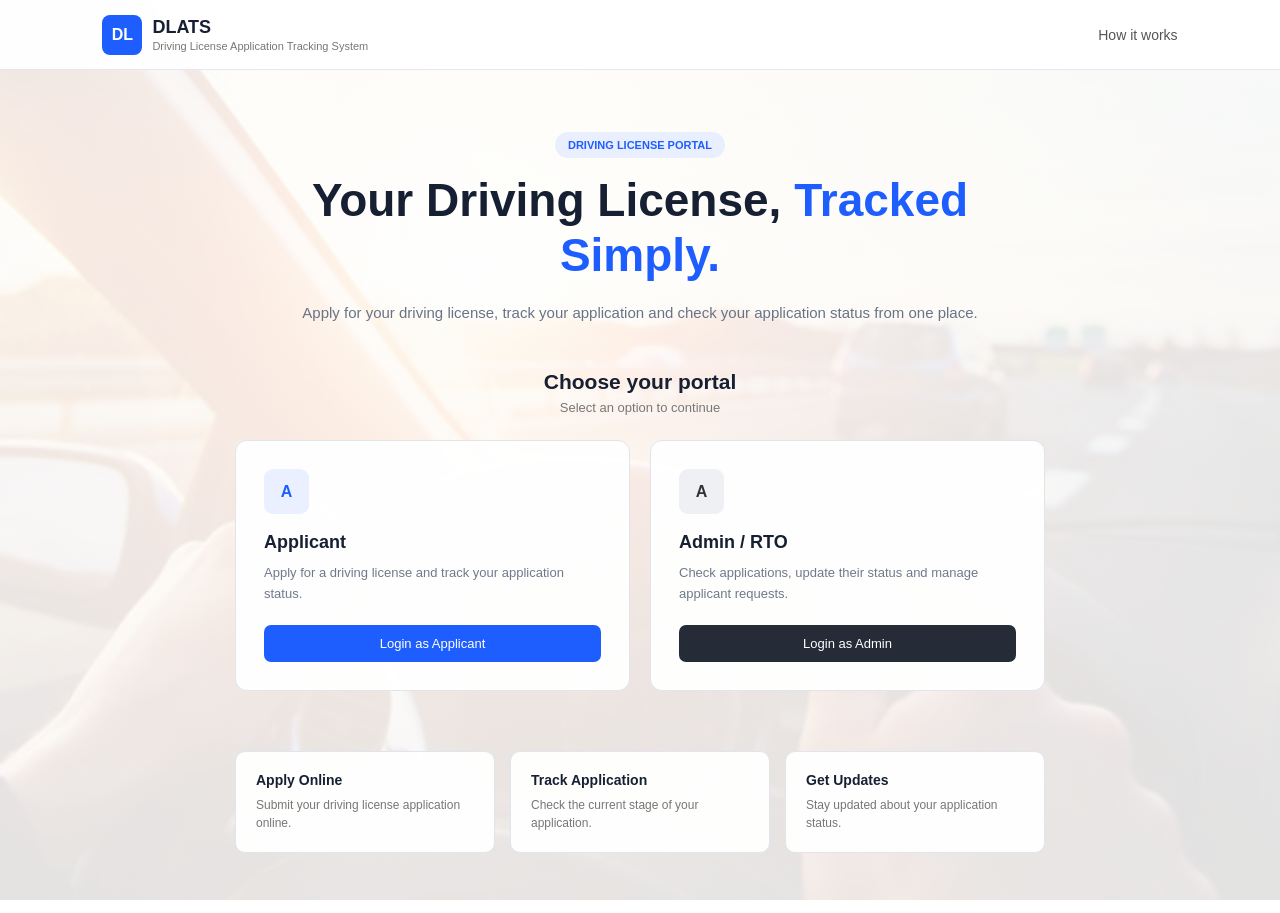
<file: Frontend/index.html>
<!DOCTYPE html>
<html lang="en">
<head>
    <meta charset="UTF-8">
    <meta name="viewport" content="width=device-width, initial-scale=1.0">
    <title>DriveTrack</title>
    <link rel="stylesheet" href="css/style.css">
<link rel="stylesheet" href="css/home.css">

</head>

<body>

    <header>
        <div class="logo">
            <div class="logo-box">DL</div>
            <div>
                <h2>DLATS</h2>
                <p>Driving License Application Tracking System</p>
            </div>
        </div>

        <a href="#about">How it works</a>
    </header>

    <main>

        <section class="hero">

            <span>DRIVING LICENSE PORTAL</span>

            <h1>
                Your Driving License,
                <strong>Tracked Simply.</strong>
            </h1>

            <p>
                Apply for your driving license, track your application
                and check your application status from one place.
            </p>

        </section>

        <section class="login-section">

            <h2>Choose your portal</h2>
            <p>Select an option to continue</p>

            <div class="cards">

                <div class="card">
                    <div class="icon">A</div>

                    <h3>Applicant</h3>

                    <p>
                        Apply for a driving license and track
                        your application status.
                    </p>

                    <a href="applicant/login.html">
                        Login as Applicant
                    </a>
                </div>

                <div class="card admin">
                    <div class="icon">A</div>

                    <h3>Admin / RTO</h3>

                    <p>
                        Check applications, update their status
                        and manage applicant requests.
                    </p>

                    <a href="admin/login.html">
                        Login as Admin
                    </a>
                </div>

            </div>

        </section>

        <section class="features" id="about">

            <div>
                <h3>Apply Online</h3>
                <p>
                    Submit your driving license application online.
                </p>
            </div>

            <div>
                <h3>Track Application</h3>
                <p>
                    Check the current stage of your application.
                </p>
            </div>

            <div>
                <h3>Get Updates</h3>
                <p>
                    Stay updated about your application status.
                </p>
            </div>

        </section>

    </main>

</body>
</html>
</file>
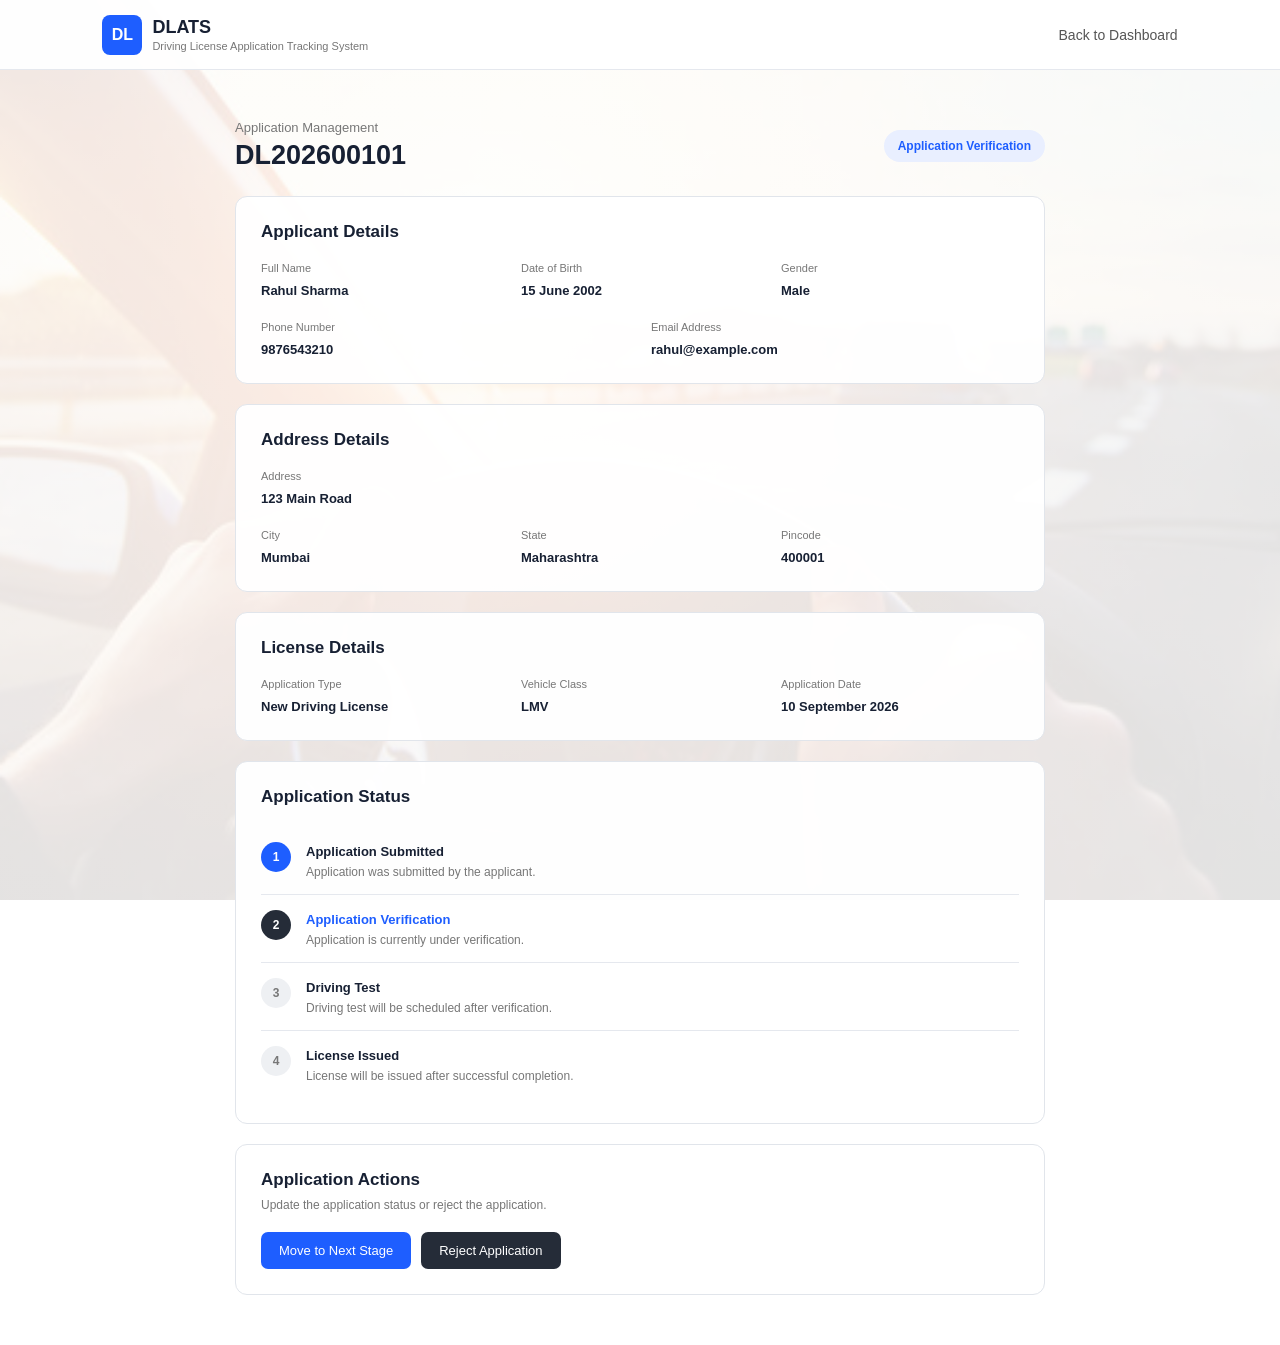
<file: Frontend/admin/application-details.html>
<!DOCTYPE html>

<html lang="en">
<head>
    <meta charset="UTF-8">
    <meta name="viewport" content="width=device-width, initial-scale=1.0">
    <title>Manage Application - DLATS</title>
    <link rel="stylesheet" href="../css/style.css">
    <link rel="stylesheet" href="../css/admin-application-details.css">
</head>

<body>

<header>
    <div class="logo">
        <div class="logo-box">DL</div>
        <div>
            <h2>DLATS</h2>
            <p>Driving License Application Tracking System</p>
        </div>
    </div>

    <a href="dashboard.html">Back to Dashboard</a>
</header>

<main>

    <section class="admin-details-page">

        <div class="admin-details-heading">

            <div>
                <p>Application Management</p>
                <h1>DL202600101</h1>
            </div>

            <span class="application-status">
                Application Verification
            </span>

        </div>

        <section class="details-section">

            <h2>Applicant Details</h2>

            <div class="details-grid">

                <div>
                    <span>Full Name</span>
                    <strong>Rahul Sharma</strong>
                </div>

                <div>
                    <span>Date of Birth</span>
                    <strong>15 June 2002</strong>
                </div>

                <div>
                    <span>Gender</span>
                    <strong>Male</strong>
                </div>

                <div>
                    <span>Phone Number</span>
                    <strong>9876543210</strong>
                </div>

                <div>
                    <span>Email Address</span>
                    <strong>rahul@example.com</strong>
                </div>

            </div>

        </section>

        <section class="details-section">

            <h2>Address Details</h2>

            <div class="details-grid">

                <div class="wide">
                    <span>Address</span>
                    <strong>123 Main Road</strong>
                </div>

                <div>
                    <span>City</span>
                    <strong>Mumbai</strong>
                </div>

                <div>
                    <span>State</span>
                    <strong>Maharashtra</strong>
                </div>

                <div>
                    <span>Pincode</span>
                    <strong>400001</strong>
                </div>

            </div>

        </section>

        <section class="details-section">

            <h2>License Details</h2>

            <div class="details-grid">

                <div>
                    <span>Application Type</span>
                    <strong>New Driving License</strong>
                </div>

                <div>
                    <span>Vehicle Class</span>
                    <strong>LMV</strong>
                </div>

                <div>
                    <span>Application Date</span>
                    <strong>10 September 2026</strong>
                </div>

            </div>

        </section>

        <section class="details-section">

            <h2>Application Status</h2>

            <div class="status-timeline">

                <div class="status-item completed">
                    <span>1</span>

                    <div>
                        <strong>Application Submitted</strong>
                        <p>Application was submitted by the applicant.</p>
                    </div>
                </div>

                <div class="status-item current">
                    <span>2</span>

                    <div>
                        <strong>Application Verification</strong>
                        <p>Application is currently under verification.</p>
                    </div>
                </div>

                <div class="status-item">
                    <span>3</span>

                    <div>
                        <strong>Driving Test</strong>
                        <p>Driving test will be scheduled after verification.</p>
                    </div>
                </div>

                <div class="status-item">
                    <span>4</span>

                    <div>
                        <strong>License Issued</strong>
                        <p>License will be issued after successful completion.</p>
                    </div>
                </div>

            </div>

        </section>

        <section class="action-section">

            <h2>Application Actions</h2>

            <p>
                Update the application status or reject the application.
            </p>

            <div class="action-buttons">

                <button type="button" class="next-button">
                    Move to Next Stage
                </button>

                <button type="button" class="reject-button">
                    Reject Application
                </button>

            </div>

        </section>

    </section>

</main>

<div class="reject-modal">

    <div class="reject-box">

        <h2>Reject Application</h2>

        <p>
            Please enter the reason for rejecting this application.
        </p>

        <label>Rejection Reason</label>

        <textarea placeholder="Enter rejection reason"></textarea>

        <div class="modal-buttons">

            <button type="button" class="cancel-button">
                Cancel
            </button>

            <button type="button" class="confirm-reject">
                Confirm Rejection
            </button>

        </div>

    </div>

</div>


</body>
</html>
</file>
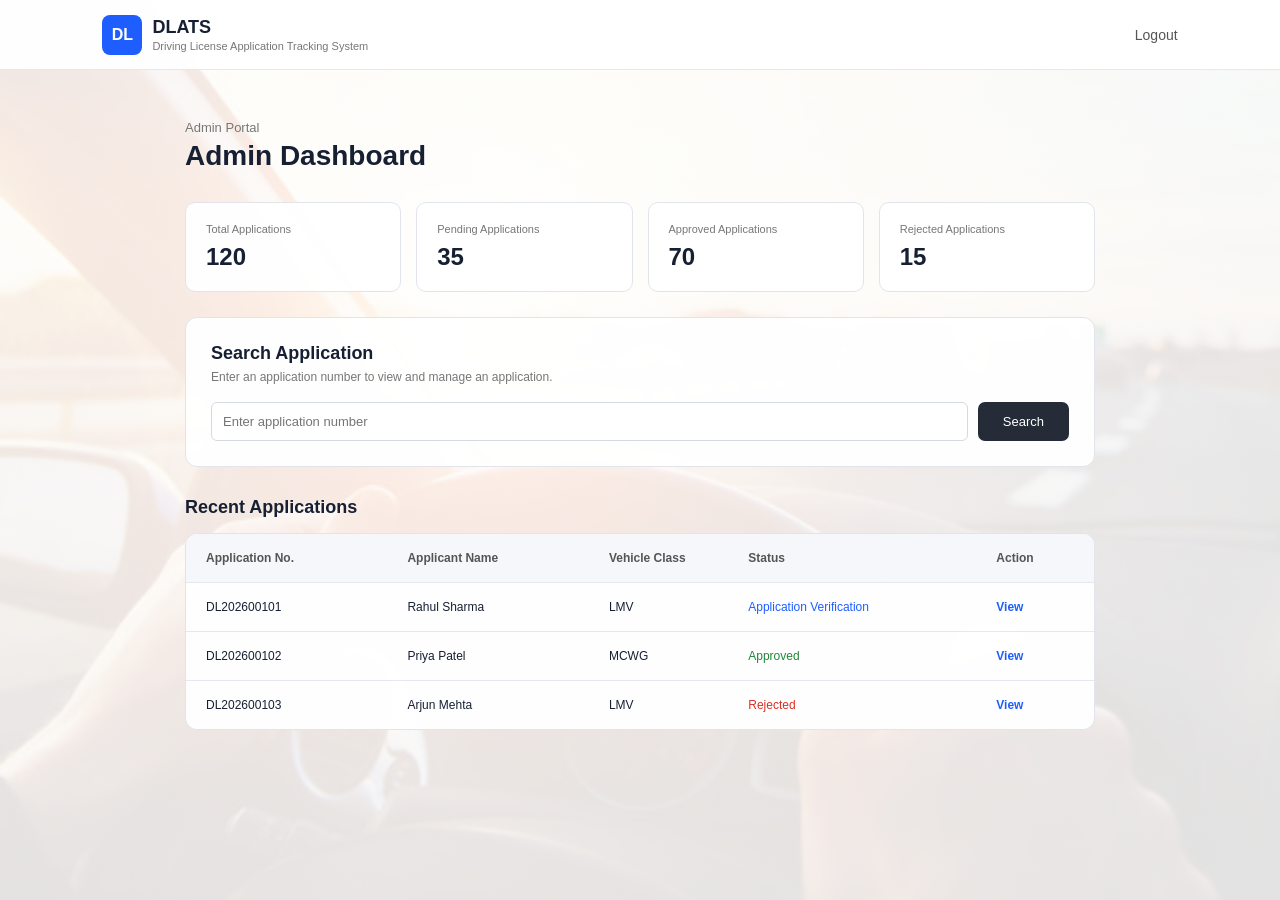
<file: Frontend/admin/dashboard.html>
<!DOCTYPE html>

<html lang="en">
<head>
    <meta charset="UTF-8">
    <meta name="viewport" content="width=device-width, initial-scale=1.0">
    <title>Admin Dashboard - DLATS</title>
    <link rel="stylesheet" href="../css/style.css">
    <link rel="stylesheet" href="../css/admin-dashboard.css">
</head>

<body>

<header>
    <div class="logo">
        <div class="logo-box">DL</div>
        <div>
            <h2>DLATS</h2>
            <p>Driving License Application Tracking System</p>
        </div>
    </div>

    <a href="login.html">Logout</a>
</header>

<main>

    <section class="admin-dashboard">

        <div class="admin-heading">
            <div>
                <p>Admin Portal</p>
                <h1>Admin Dashboard</h1>
            </div>
        </div>

        <div class="summary-cards">

            <div class="summary-card">
                <span>Total Applications</span>
                <strong>120</strong>
            </div>

            <div class="summary-card">
                <span>Pending Applications</span>
                <strong>35</strong>
            </div>

            <div class="summary-card">
                <span>Approved Applications</span>
                <strong>70</strong>
            </div>

            <div class="summary-card">
                <span>Rejected Applications</span>
                <strong>15</strong>
            </div>

        </div>

        <section class="search-section">

            <h2>Search Application</h2>

            <p>
                Enter an application number to view and manage an application.
            </p>

            <div class="admin-search">

                <input
                    type="text"
                    placeholder="Enter application number"
                >

                <button type="button">Search</button>

            </div>

        </section>

        <section class="recent-section">

            <h2>Recent Applications</h2>

            <div class="application-table">

                <div class="table-row table-heading">

                    <span>Application No.</span>
                    <span>Applicant Name</span>
                    <span>Vehicle Class</span>
                    <span>Status</span>
                    <span>Action</span>

                </div>

                <div class="table-row">

                    <span>DL202600101</span>
                    <span>Rahul Sharma</span>
                    <span>LMV</span>
                    <span class="pending">Application Verification</span>
                    <a href="application-details.html">View</a>

                </div>

                <div class="table-row">

                    <span>DL202600102</span>
                    <span>Priya Patel</span>
                    <span>MCWG</span>
                    <span class="approved">Approved</span>
                    <a href="application-details.html">View</a>

                </div>

                <div class="table-row">

                    <span>DL202600103</span>
                    <span>Arjun Mehta</span>
                    <span>LMV</span>
                    <span class="rejected">Rejected</span>
                    <a href="application-details.html">View</a>

                </div>

            </div>

        </section>

    </section>

</main>


</body>
</html>
</file>
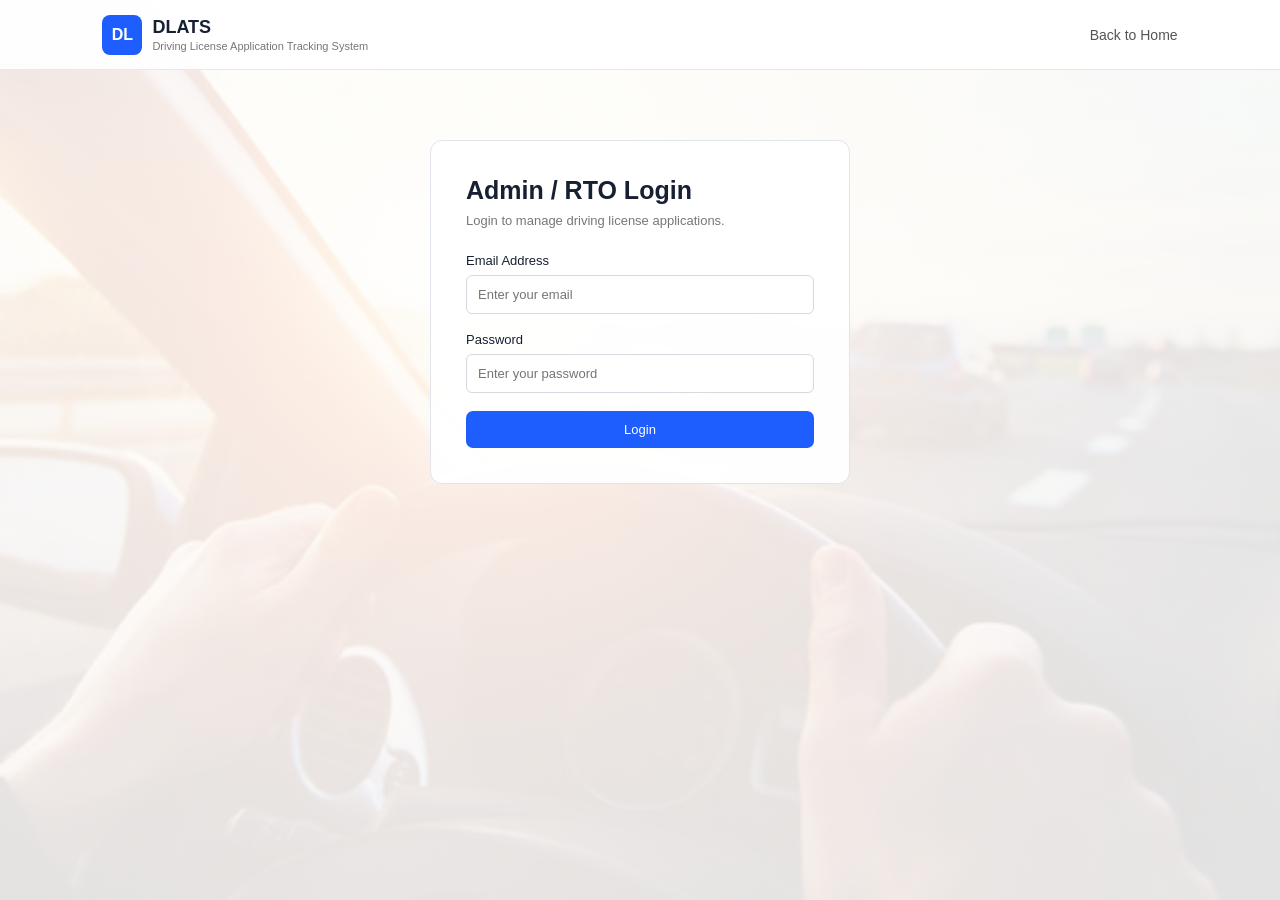
<file: Frontend/admin/login.html>
<!DOCTYPE html>

<html lang="en">
<head>
    <meta charset="UTF-8">
    <meta name="viewport" content="width=device-width, initial-scale=1.0">
    <title>Admin Login - DLATS</title>
    <link rel="stylesheet" href="../css/style.css">
<link rel="stylesheet" href="../css/login.css">

</head>

<body>

<header>
    <div class="logo">
        <div class="logo-box">DL</div>
        <div>
            <h2>DLATS</h2>
            <p>Driving License Application Tracking System</p>
        </div>
    </div>

    <a href="../index.html">Back to Home</a>
</header>

<main>

    <section class="login-page">

        <div class="login-box">

            <h1>Admin / RTO Login</h1>

            <p>Login to manage driving license applications.</p>

            <form>

                <label>Email Address</label>
                <input type="email" placeholder="Enter your email">

                <label>Password</label>
                <input type="password" placeholder="Enter your password">

                <button type="submit">Login</button>

            </form>

        </div>

    </section>

</main>


</body>
</html>
</file>
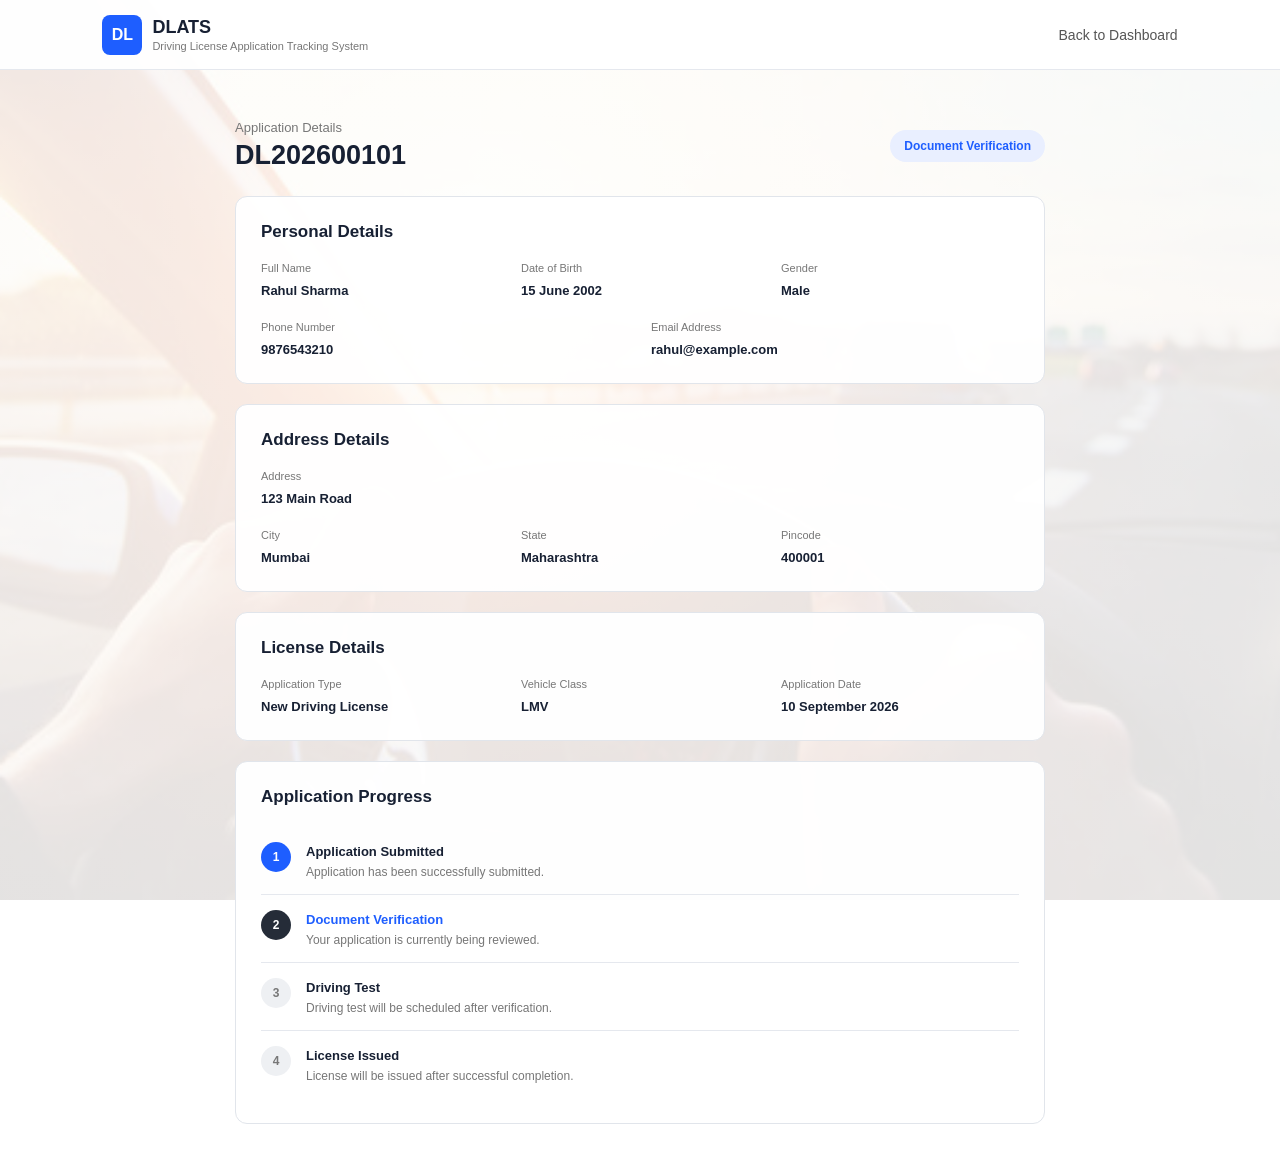
<file: Frontend/applicant/application-details.html>
<!DOCTYPE html>

<html lang="en">
<head>
    <meta charset="UTF-8">
    <meta name="viewport" content="width=device-width, initial-scale=1.0">
    <title>Application Details - DLATS</title>
    <link rel="stylesheet" href="../css/style.css">
    <link rel="stylesheet" href="../css/application-details.css">
</head>

<body>

<header>
    <div class="logo">
        <div class="logo-box">DL</div>
        <div>
            <h2>DLATS</h2>
            <p>Driving License Application Tracking System</p>
        </div>
    </div>

    <a href="dashboard.html">Back to Dashboard</a>
</header>

<main>

    <section class="details-page">

        <div class="details-heading">
            <div>
                <p>Application Details</p>
                <h1>DL202600101</h1>
            </div>

            <span class="application-status">Document Verification</span>
        </div>

        <section class="details-section">

            <h2>Personal Details</h2>

            <div class="details-grid">

                <div>
                    <span>Full Name</span>
                    <strong>Rahul Sharma</strong>
                </div>

                <div>
                    <span>Date of Birth</span>
                    <strong>15 June 2002</strong>
                </div>

                <div>
                    <span>Gender</span>
                    <strong>Male</strong>
                </div>

                <div>
                    <span>Phone Number</span>
                    <strong>9876543210</strong>
                </div>

                <div>
                    <span>Email Address</span>
                    <strong>rahul@example.com</strong>
                </div>

            </div>

        </section>

        <section class="details-section">

            <h2>Address Details</h2>

            <div class="details-grid">

                <div class="wide">
                    <span>Address</span>
                    <strong>123 Main Road</strong>
                </div>

                <div>
                    <span>City</span>
                    <strong>Mumbai</strong>
                </div>

                <div>
                    <span>State</span>
                    <strong>Maharashtra</strong>
                </div>

                <div>
                    <span>Pincode</span>
                    <strong>400001</strong>
                </div>

            </div>

        </section>

        <section class="details-section">

            <h2>License Details</h2>

            <div class="details-grid">

                <div>
                    <span>Application Type</span>
                    <strong>New Driving License</strong>
                </div>

                <div>
                    <span>Vehicle Class</span>
                    <strong>LMV</strong>
                </div>

                <div>
                    <span>Application Date</span>
                    <strong>10 September 2026</strong>
                </div>

            </div>

        </section>

        <section class="details-section">

            <h2>Application Progress</h2>

            <div class="progress-list">

                <div class="progress-item completed">
                    <span>1</span>
                    <div>
                        <strong>Application Submitted</strong>
                        <p>Application has been successfully submitted.</p>
                    </div>
                </div>

                <div class="progress-item current">
                    <span>2</span>
                    <div>
                        <strong>Document Verification</strong>
                        <p>Your application is currently being reviewed.</p>
                    </div>
                </div>

                <div class="progress-item">
                    <span>3</span>
                    <div>
                        <strong>Driving Test</strong>
                        <p>Driving test will be scheduled after verification.</p>
                    </div>
                </div>

                <div class="progress-item">
                    <span>4</span>
                    <div>
                        <strong>License Issued</strong>
                        <p>License will be issued after successful completion.</p>
                    </div>
                </div>

            </div>

        </section>

    </section>

</main>


</body>
</html>
</file>
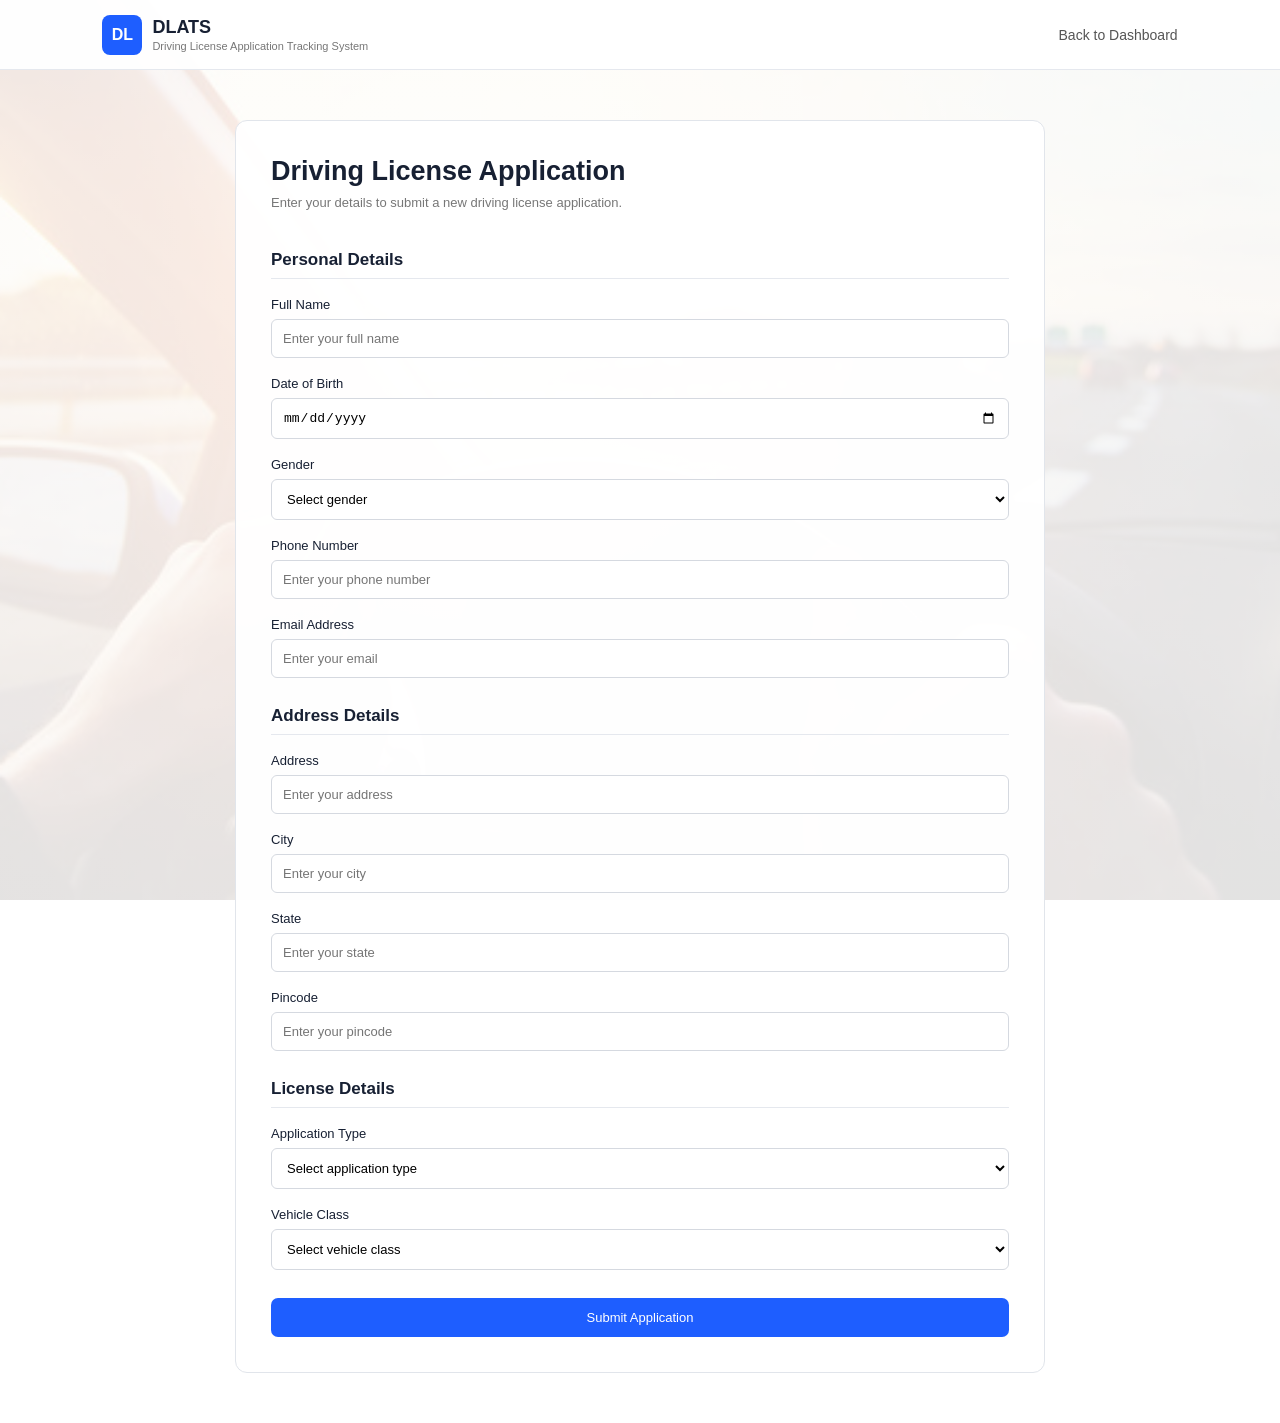
<file: Frontend/applicant/application-form.html>
<!DOCTYPE html>

<html lang="en">
<head>
    <meta charset="UTF-8">
    <meta name="viewport" content="width=device-width, initial-scale=1.0">
    <title>License Application - DLATS</title>
    <link rel="stylesheet" href="../css/style.css">
<link rel="stylesheet" href="../css/application-form.css">

</head>

<body>


<header>
    <div class="logo">
        <div class="logo-box">DL</div>
        <div>
            <h2>DLATS</h2>
            <p>Driving License Application Tracking System</p>
        </div>
    </div>

    <a href="dashboard.html">Back to Dashboard</a>
</header>

<main>

    <section class="application-form-page">

        <div class="application-form-box">

            <h1>Driving License Application</h1>

            <p>Enter your details to submit a new driving license application.</p>

            <form>

                <h2>Personal Details</h2>

                <label>Full Name</label>
                <input type="text" placeholder="Enter your full name">

                <label>Date of Birth</label>
                <input type="date">

                <label>Gender</label>
                <select>
                    <option value="">Select gender</option>
                    <option>Male</option>
                    <option>Female</option>
                    <option>Other</option>
                </select>

                <label>Phone Number</label>
                <input type="tel" placeholder="Enter your phone number">

                <label>Email Address</label>
                <input type="email" placeholder="Enter your email">

                <h2>Address Details</h2>

                <label>Address</label>
                <input type="text" placeholder="Enter your address">

                <label>City</label>
                <input type="text" placeholder="Enter your city">

                <label>State</label>
                <input type="text" placeholder="Enter your state">

                <label>Pincode</label>
                <input type="text" placeholder="Enter your pincode">

                <h2>License Details</h2>

                <label>Application Type</label>
                <select>
                    <option value="">Select application type</option>
                    <option>New Driving License</option>
                    <option>Renewal</option>
                </select>

                <label>Vehicle Class</label>
                <select>
                    <option value="">Select vehicle class</option>
                    <option>MCWG</option>
                    <option>MCWOG</option>
                    <option>LMV</option>
                    <option>HMV</option>
                </select>

                <button type="submit">Submit Application</button>

            </form>

        </div>

    </section>

</main>


</body>
</html>
</file>
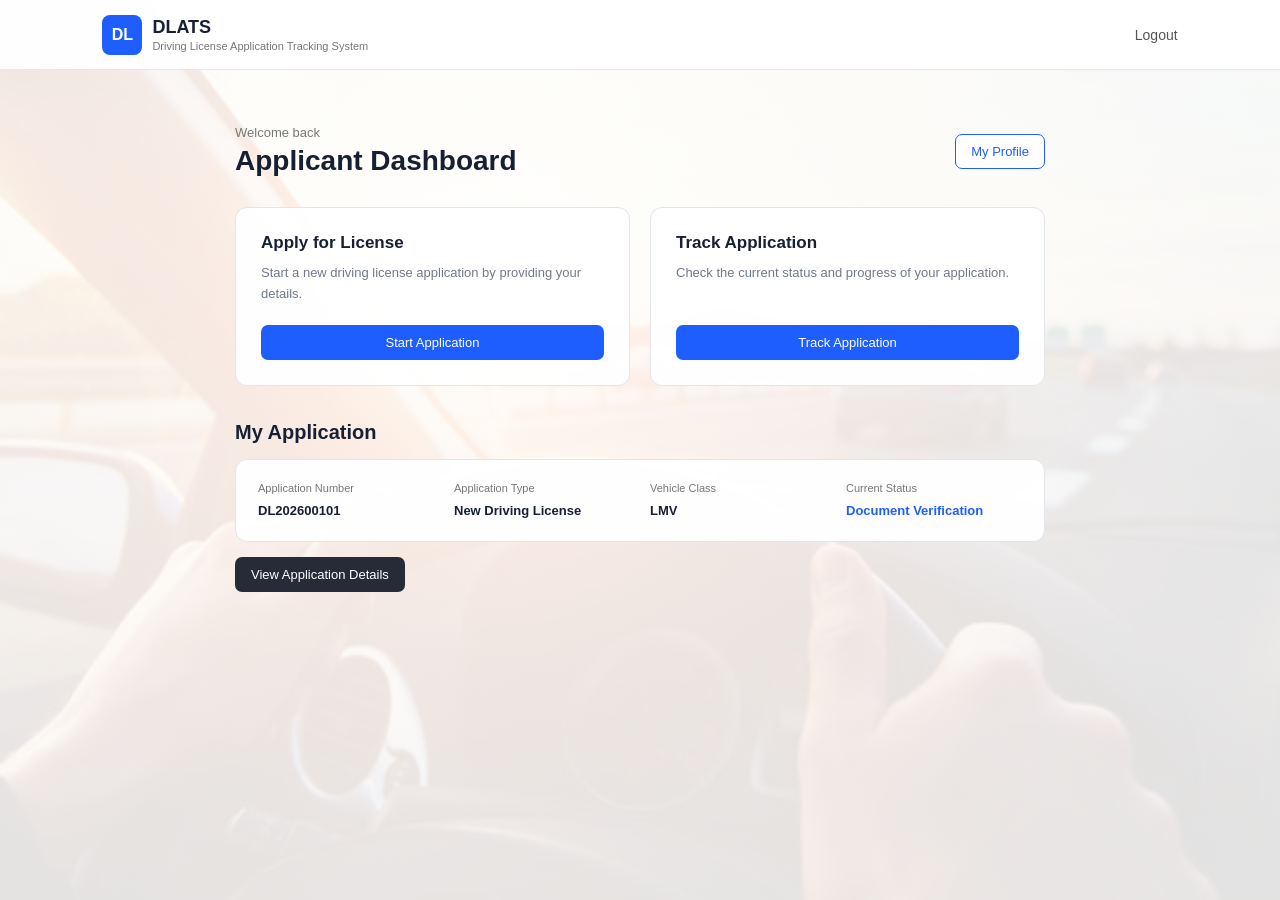
<file: Frontend/applicant/dashboard.html>
<!DOCTYPE html>

<html lang="en">
<head>
    <meta charset="UTF-8">
    <meta name="viewport" content="width=device-width, initial-scale=1.0">
    <title>Applicant Dashboard - DLATS</title>
    <link rel="stylesheet" href="../css/style.css">
<link rel="stylesheet" href="../css/dashboard.css">

</head>

<body>
<header>
    <div class="logo">
        <div class="logo-box">DL</div>
        <div>
            <h2>DLATS</h2>
            <p>Driving License Application Tracking System</p>
        </div>
    </div>

    <a href="login.html">Logout</a>
</header>

<main>

    <section class="dashboard">

        <div class="dashboard-heading">
            <div>
                <p class="welcome-text">Welcome back</p>
                <h1>Applicant Dashboard</h1>
            </div>

            <a class="profile-link" href="profile.html">
                My Profile
            </a>
        </div>

        <div class="dashboard-cards">

            <div class="dashboard-card">
                <h3>Apply for License</h3>

                <p>
                    Start a new driving license application
                    by providing your details.
                </p>

                <a href="application-form.html">
                    Start Application
                </a>
            </div>

            <div class="dashboard-card">
                <h3>Track Application</h3>

                <p>
                    Check the current status and progress
                    of your application.
                </p>

                <a href="track-application.html">
                    Track Application
                </a>
            </div>

        </div>

        <section class="application-summary">

            <h2>My Application</h2>

            <div class="application-box">

                <div>
                    <span>Application Number</span>
                    <strong>DL202600101</strong>
                </div>

                <div>
                    <span>Application Type</span>
                    <strong>New Driving License</strong>
                </div>

                <div>
                    <span>Vehicle Class</span>
                    <strong>LMV</strong>
                </div>

                <div>
                    <span>Current Status</span>
                    <strong class="status">Document Verification</strong>
                </div>

            </div>

            <a class="details-link" href="application-details.html">
                View Application Details
            </a>

        </section>

    </section>

</main>


</body>
</html>
</file>
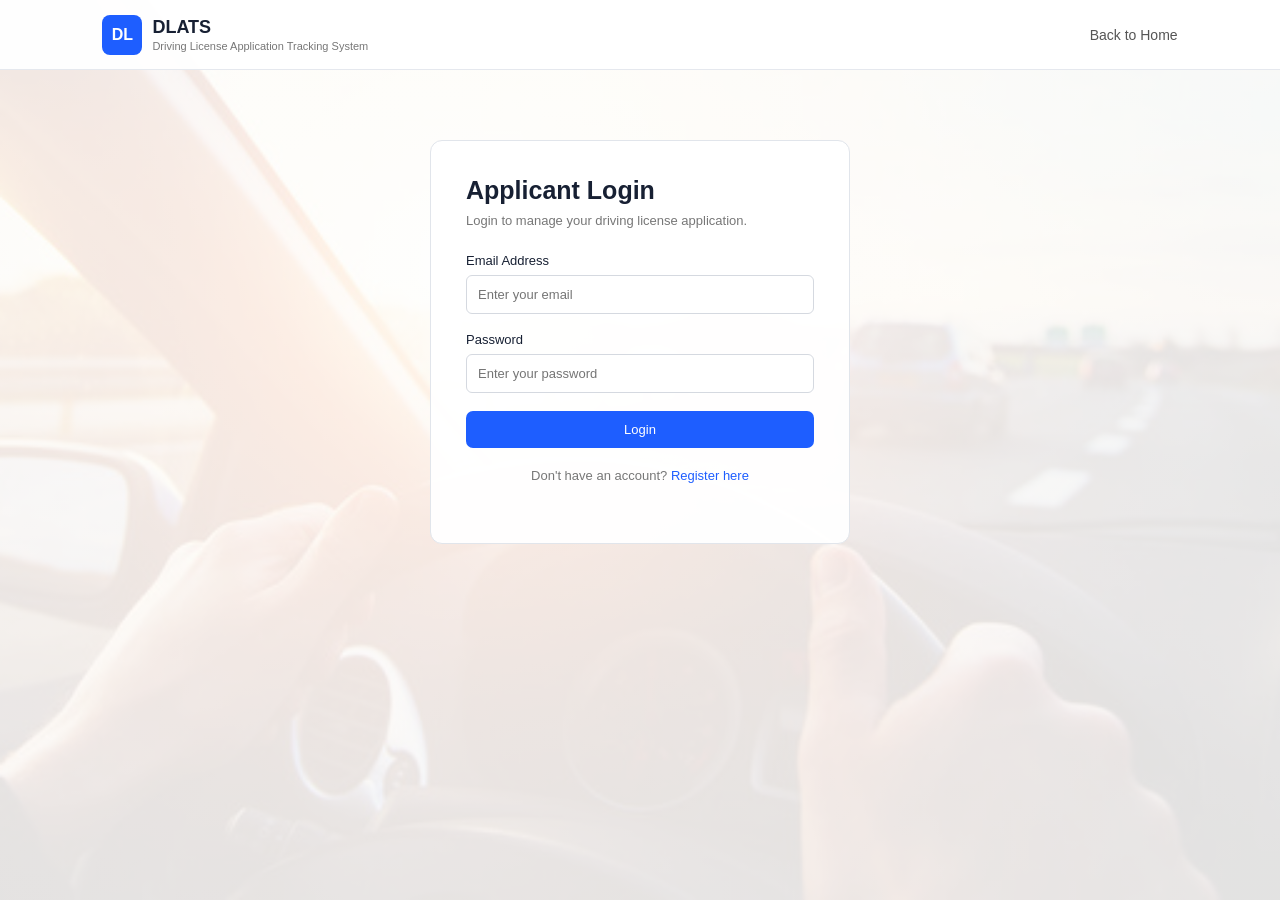
<file: Frontend/applicant/login.html>
<!DOCTYPE html>
<html lang="en">
<head>
    <meta charset="UTF-8">
    <meta name="viewport" content="width=device-width, initial-scale=1.0">
    <title>Applicant Login - DriveTrack</title>
    <link rel="stylesheet" href="../css/style.css">
<link rel="stylesheet" href="../css/login.css">

</head>

<body>

    <header>
        <div class="logo">
            <div class="logo-box">DL</div>
            <div>
                <h2>DLATS</h2>
                <p>Driving License Application Tracking System</p>
            </div>
        </div>

        <a href="../index.html">Back to Home</a>
    </header>

    <main>

        <section class="login-page">

            <div class="login-box">

                <h1>Applicant Login</h1>

                <p>Login to manage your driving license application.</p>

                <form>

                    <label>Email Address</label>
                    <input type="email" placeholder="Enter your email">

                    <label>Password</label>
                    <input type="password" placeholder="Enter your password">

                    <button type="submit">Login</button>

                </form>

                <p class="register-text">
                    Don't have an account?
                    <a href="register.html">Register here</a>
                </p>

            </div>

        </section>

    </main>

</body>
</html>
</file>
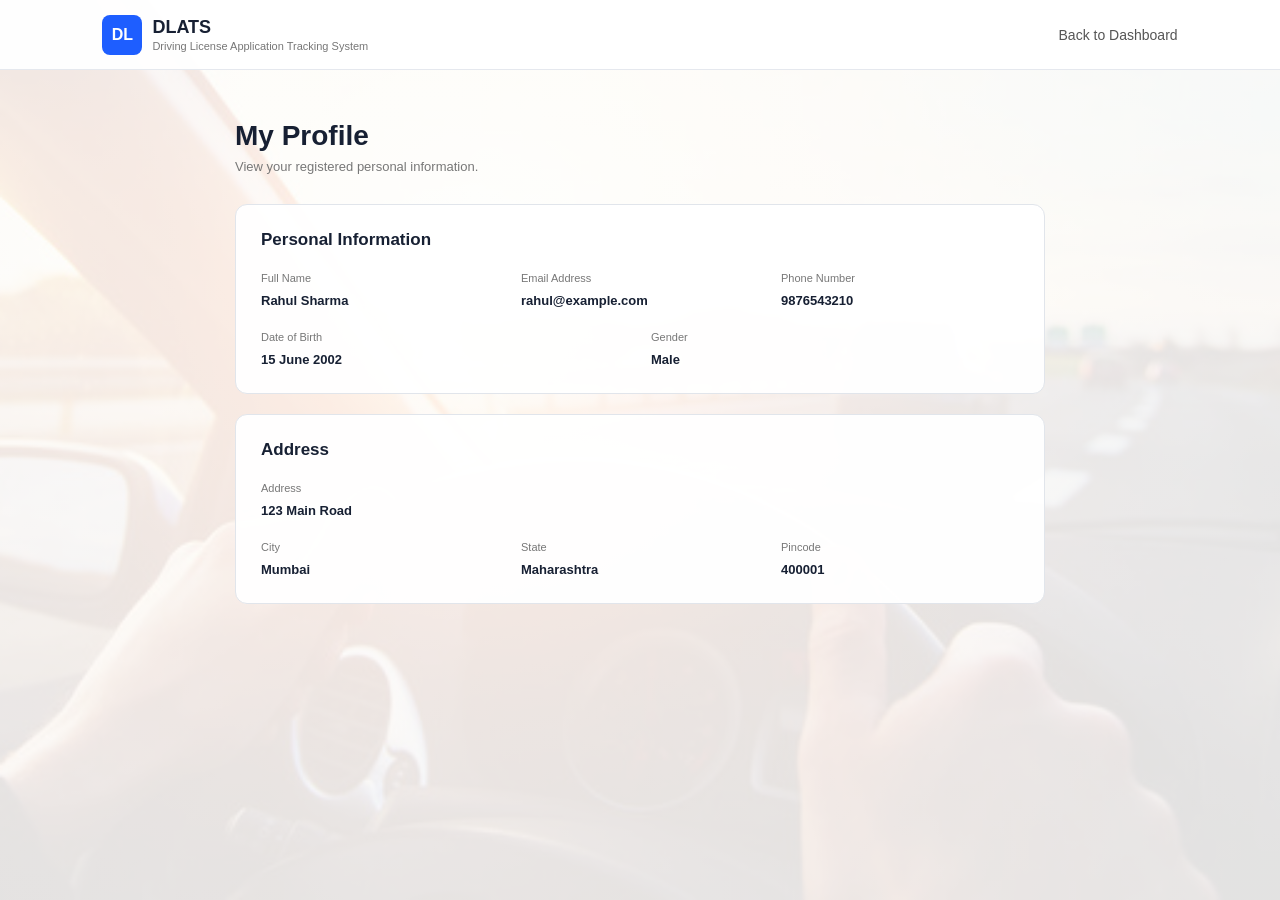
<file: Frontend/applicant/profile.html>
<!DOCTYPE html>

<html lang="en">
<head>
    <meta charset="UTF-8">
    <meta name="viewport" content="width=device-width, initial-scale=1.0">
    <title>My Profile - DLATS</title>
    <link rel="stylesheet" href="../css/style.css">
    <link rel="stylesheet" href="../css/profile.css">
</head>

<body>

<header>
    <div class="logo">
        <div class="logo-box">DL</div>
        <div>
            <h2>DLATS</h2>
            <p>Driving License Application Tracking System</p>
        </div>
    </div>

    <a href="dashboard.html">Back to Dashboard</a>
</header>

<main>

    <section class="profile-page">

        <div class="profile-heading">
            <h1>My Profile</h1>
            <p>View your registered personal information.</p>
        </div>

        <section class="profile-section">

            <h2>Personal Information</h2>

            <div class="profile-grid">

                <div>
                    <span>Full Name</span>
                    <strong>Rahul Sharma</strong>
                </div>

                <div>
                    <span>Email Address</span>
                    <strong>rahul@example.com</strong>
                </div>

                <div>
                    <span>Phone Number</span>
                    <strong>9876543210</strong>
                </div>

                <div>
                    <span>Date of Birth</span>
                    <strong>15 June 2002</strong>
                </div>

                <div>
                    <span>Gender</span>
                    <strong>Male</strong>
                </div>

            </div>

        </section>

        <section class="profile-section">

            <h2>Address</h2>

            <div class="profile-grid">

                <div class="profile-wide">
                    <span>Address</span>
                    <strong>123 Main Road</strong>
                </div>

                <div>
                    <span>City</span>
                    <strong>Mumbai</strong>
                </div>

                <div>
                    <span>State</span>
                    <strong>Maharashtra</strong>
                </div>

                <div>
                    <span>Pincode</span>
                    <strong>400001</strong>
                </div>

            </div>

        </section>

    </section>

</main>

</body>
</html>
</file>
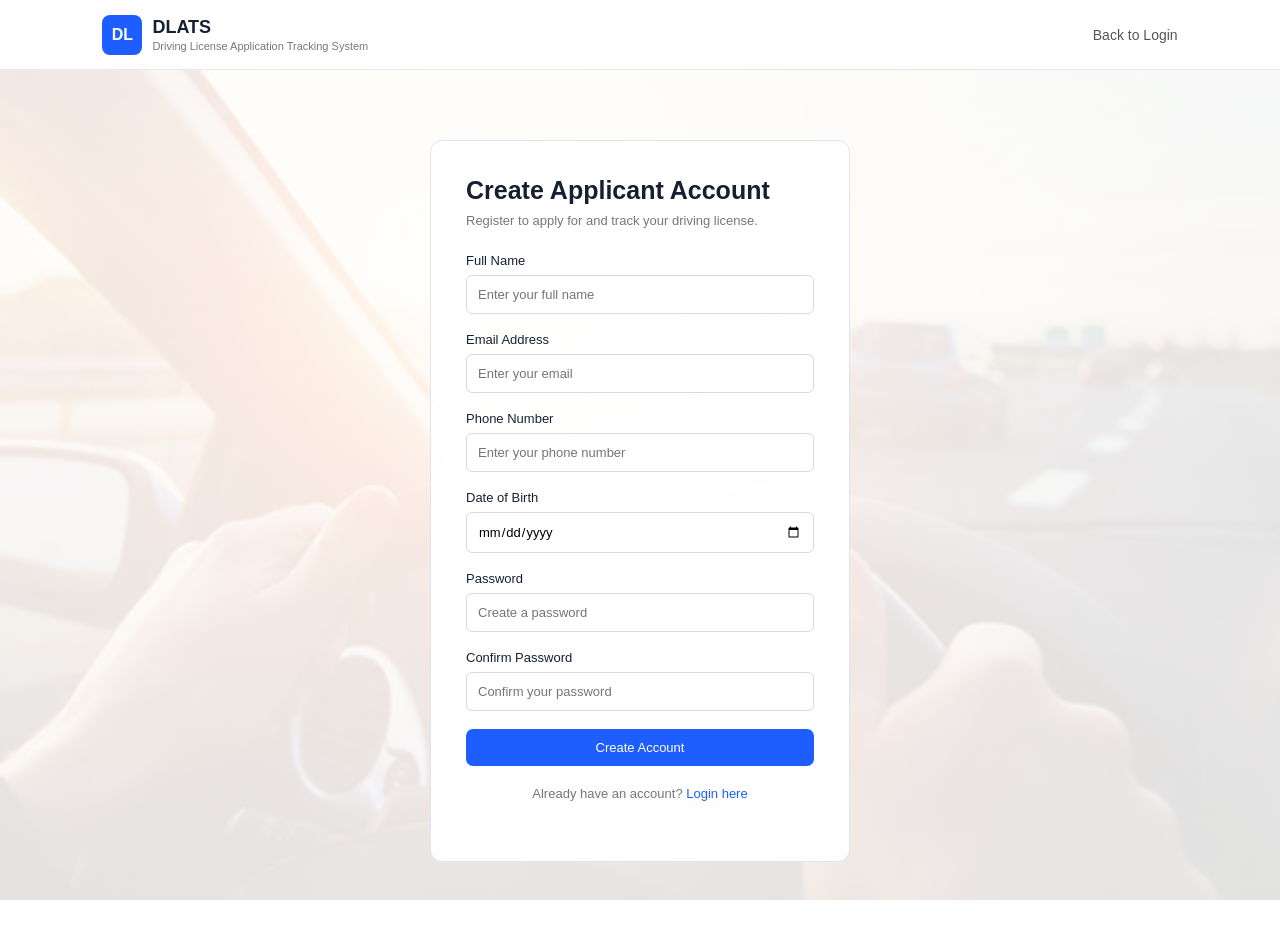
<file: Frontend/applicant/register.html>
<!DOCTYPE html>

<html lang="en">
<head>
    <meta charset="UTF-8">
    <meta name="viewport" content="width=device-width, initial-scale=1.0">
    <title>Applicant Registration - DLATS</title>
    <link rel="stylesheet" href="../css/style.css">
<link rel="stylesheet" href="../css/login.css">

</head>

<body>


<header>
    <div class="logo">
        <div class="logo-box">DL</div>
        <div>
            <h2>DLATS</h2>
            <p>Driving License Application Tracking System</p>
        </div>
    </div>

    <a href="login.html">Back to Login</a>
</header>

<main>

    <section class="login-page">

        <div class="login-box">

            <h1>Create Applicant Account</h1>

            <p>Register to apply for and track your driving license.</p>

            <form>

                <label>Full Name</label>
                <input type="text" placeholder="Enter your full name">

                <label>Email Address</label>
                <input type="email" placeholder="Enter your email">

                <label>Phone Number</label>
                <input type="tel" placeholder="Enter your phone number">

                <label>Date of Birth</label>
                <input type="date">

                <label>Password</label>
                <input type="password" placeholder="Create a password">

                <label>Confirm Password</label>
                <input type="password" placeholder="Confirm your password">

                <button type="submit">Create Account</button>

            </form>

            <p class="register-text">
                Already have an account?
                <a href="login.html">Login here</a>
            </p>

        </div>

    </section>

</main>


</body>
</html>
</file>
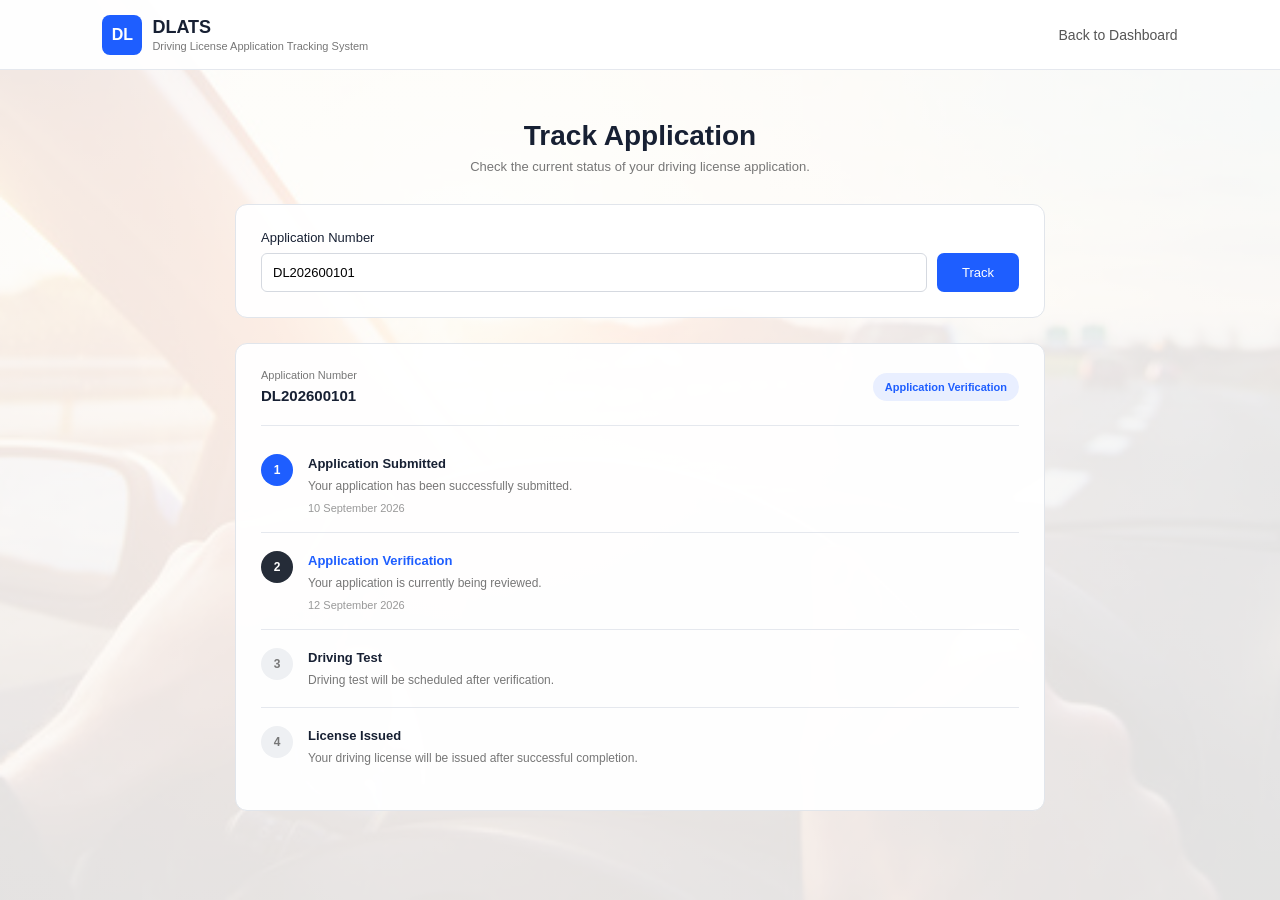
<file: Frontend/applicant/track-application.html>
<!DOCTYPE html>

<html lang="en">
<head>
    <meta charset="UTF-8">
    <meta name="viewport" content="width=device-width, initial-scale=1.0">
    <title>Track Application - DLATS</title>
    <link rel="stylesheet" href="../css/style.css">
    <link rel="stylesheet" href="../css/track-application.css">
</head>

<body>

<header>
    <div class="logo">
        <div class="logo-box">DL</div>
        <div>
            <h2>DLATS</h2>
            <p>Driving License Application Tracking System</p>
        </div>
    </div>

    <a href="dashboard.html">Back to Dashboard</a>
</header>

<main>

    <section class="track-page">

        <div class="track-heading">
            <h1>Track Application</h1>
            <p>Check the current status of your driving license application.</p>
        </div>

        <div class="track-box">

            <label>Application Number</label>

            <div class="track-input">
                <input type="text" value="DL202600101">
                <button type="button">Track</button>
            </div>

        </div>

        <div class="status-box">

            <div class="status-heading">
                <div>
                    <span>Application Number</span>
                    <strong>DL202600101</strong>
                </div>

                <span class="current-status">
                    Application Verification
                </span>
            </div>

            <div class="status-timeline">

                <div class="timeline-item completed">
                    <div class="timeline-circle">1</div>

                    <div>
                        <strong>Application Submitted</strong>
                        <p>Your application has been successfully submitted.</p>
                        <span>10 September 2026</span>
                    </div>
                </div>

                <div class="timeline-item current">
                    <div class="timeline-circle">2</div>

                    <div>
                        <strong>Application Verification</strong>
                        <p>Your application is currently being reviewed.</p>
                        <span>12 September 2026</span>
                    </div>
                </div>

                <div class="timeline-item">
                    <div class="timeline-circle">3</div>

                    <div>
                        <strong>Driving Test</strong>
                        <p>Driving test will be scheduled after verification.</p>
                    </div>
                </div>

                <div class="timeline-item">
                    <div class="timeline-circle">4</div>

                    <div>
                        <strong>License Issued</strong>
                        <p>Your driving license will be issued after successful completion.</p>
                    </div>
                </div>

            </div>

        </div>

    </section>

</main>


</body>
</html>
</file>
<file: Frontend/css/style.css>
* {
  margin: 0;
  padding: 0;
  box-sizing: border-box;
  }

body {
font-family: Arial, sans-serif;
background-image: linear-gradient(rgba(255, 255, 255, 0.88), rgba(255, 255, 255, 0.88)), url("../assets/images/driving-background.jpg");
background-size: cover;
background-position: center;
background-attachment: fixed;
color: #172033;
}

header {
height: 70px;
background: rgba(255, 255, 255, 0.95);
border-bottom: 1px solid #e5e8ee;
display: flex;
align-items: center;
justify-content: space-between;
padding: 0 8%;
}

.logo {
display: flex;
align-items: center;
gap: 10px;
}

.logo-box {
width: 40px;
height: 40px;
background: #1e5eff;
color: white;
display: flex;
align-items: center;
justify-content: center;
border-radius: 8px;
font-weight: bold;
}

.logo h2 {
font-size: 18px;
}

.logo p {
font-size: 11px;
color: #777;
margin-top: 2px;
}

header a {
color: #555;
text-decoration: none;
font-size: 14px;
}

header a:hover {
color: #1e5eff;
}
</file>
<file: Frontend/css/home.css>
.hero {
max-width: 850px;
margin: 65px auto 45px;
padding: 0 20px;
text-align: center;
}

.hero span {
background: #e9efff;
color: #1e5eff;
padding: 7px 13px;
border-radius: 20px;
font-size: 11px;
font-weight: bold;
}

.hero h1 {
font-size: 46px;
margin-top: 20px;
line-height: 1.2;
}

.hero strong {
color: #1e5eff;
}

.hero p {
color: #687386;
line-height: 1.6;
margin-top: 18px;
font-size: 15px;
}

.login-section {
max-width: 850px;
margin: auto;
padding: 0 20px;
text-align: center;
}

.login-section h2 {
font-size: 21px;
}

.login-section > p {
color: #777;
font-size: 13px;
margin-top: 6px;
}

.cards {
display: flex;
gap: 20px;
margin-top: 25px;
}

.card {
background: rgba(255, 255, 255, 0.95);
border: 1px solid #e1e5eb;
border-radius: 12px;
padding: 28px;
flex: 1;
text-align: left;
}

.card:hover {
box-shadow: 0 8px 25px rgba(0, 0, 0, 0.08);
}

.icon {
width: 45px;
height: 45px;
background: #eaf0ff;
color: #1e5eff;
display: flex;
align-items: center;
justify-content: center;
border-radius: 9px;
font-weight: bold;
margin-bottom: 18px;
}

.card h3 {
font-size: 18px;
}

.card p {
color: #707a8b;
font-size: 13px;
line-height: 1.6;
margin: 10px 0 20px;
}

.card a {
display: block;
background: #1e5eff;
color: white;
text-align: center;
padding: 11px;
border-radius: 7px;
text-decoration: none;
font-size: 13px;
}

.admin .icon {
background: #eef0f3;
color: #333;
}

.admin a {
background: #252c38;
}

.features {
max-width: 850px;
margin: 60px auto;
padding: 0 20px;
display: flex;
gap: 15px;
}

.features div {
background: rgba(255, 255, 255, 0.95);
border: 1px solid #e1e5eb;
border-radius: 10px;
padding: 20px;
flex: 1;
}

.features h3 {
font-size: 14px;
margin-bottom: 8px;
}

.features p {
color: #777;
font-size: 12px;
line-height: 1.5;
}
</file>
<file: Frontend/css/admin-application-details.css>
.admin-details-page {
max-width: 850px;
margin: 50px auto;
padding: 0 20px;
}

.admin-details-heading {
display: flex;
justify-content: space-between;
align-items: center;
margin-bottom: 25px;
}

.admin-details-heading p {
color: #777;
font-size: 13px;
margin-bottom: 5px;
}

.admin-details-heading h1 {
font-size: 27px;
}

.application-status {
background: #e9efff;
color: #1e5eff;
padding: 9px 14px;
border-radius: 20px;
font-size: 12px;
font-weight: bold;
}

.details-section {
background: rgba(255, 255, 255, 0.96);
border: 1px solid #e1e5eb;
border-radius: 12px;
padding: 25px;
margin-bottom: 20px;
}

.details-section h2,
.action-section h2 {
font-size: 17px;
margin-bottom: 20px;
}

.details-grid {
display: flex;
flex-wrap: wrap;
gap: 22px;
}

.details-grid div {
flex: 1;
min-width: 180px;
}

.details-grid .wide {
flex-basis: 100%;
}

.details-grid span {
display: block;
color: #777;
font-size: 11px;
margin-bottom: 7px;
}

.details-grid strong {
font-size: 13px;
}

.status-timeline {
display: flex;
flex-direction: column;
}

.status-item {
display: flex;
gap: 15px;
padding: 15px 0;
border-bottom: 1px solid #e5e8ee;
}

.status-item:last-child {
border-bottom: none;
}

.status-item > span {
width: 30px;
height: 30px;
background: #eef0f3;
color: #777;
display: flex;
align-items: center;
justify-content: center;
border-radius: 50%;
font-size: 12px;
font-weight: bold;
flex-shrink: 0;
}

.status-item strong {
font-size: 13px;
}

.status-item p {
color: #777;
font-size: 12px;
margin-top: 5px;
}

.status-item.completed > span {
background: #1e5eff;
color: white;
}

.status-item.current > span {
background: #252c38;
color: white;
}

.status-item.current strong {
color: #1e5eff;
}

.action-section {
background: rgba(255, 255, 255, 0.96);
border: 1px solid #e1e5eb;
border-radius: 12px;
padding: 25px;
margin-bottom: 40px;
}

.action-section p {
color: #777;
font-size: 12px;
margin-top: -12px;
}

.action-buttons {
display: flex;
gap: 10px;
margin-top: 20px;
}

.action-buttons button {
border: none;
padding: 11px 18px;
border-radius: 7px;
font-size: 13px;
cursor: pointer;
}

.next-button {
background: #1e5eff;
color: white;
}

.next-button:hover {
background: #164dcc;
}

.reject-button {
background: #252c38;
color: white;
}

.reject-button:hover {
background: #172033;
}

.reject-modal {
display: none;
position: fixed;
top: 0;
left: 0;
width: 100%;
height: 100%;
background: rgba(0, 0, 0, 0.45);
align-items: center;
justify-content: center;
}

.reject-box {
width: 420px;
background: white;
border-radius: 12px;
padding: 30px;
}

.reject-box h2 {
font-size: 20px;
margin-bottom: 8px;
}

.reject-box p {
color: #777;
font-size: 12px;
margin-bottom: 22px;
}

.reject-box label {
display: block;
font-size: 13px;
margin-bottom: 7px;
}

.reject-box textarea {
width: 100%;
height: 100px;
padding: 11px;
border: 1px solid #d5d9e0;
border-radius: 6px;
resize: none;
font-family: Arial, sans-serif;
font-size: 13px;
}

.reject-box textarea:focus {
outline: none;
border-color: #1e5eff;
}

.modal-buttons {
display: flex;
justify-content: flex-end;
gap: 10px;
margin-top: 20px;
}

.modal-buttons button {
border: none;
padding: 10px 15px;
border-radius: 7px;
font-size: 12px;
cursor: pointer;
}

.cancel-button {
background: #eef0f3;
color: #333;
}

.confirm-reject {
background: #d93025;
color: white;
}

.confirm-reject:hover {
background: #b42318;
}
</file>
<file: Frontend/css/admin-dashboard.css>
.admin-dashboard {
max-width: 950px;
margin: 50px auto;
padding: 0 20px;
}

.admin-heading {
margin-bottom: 30px;
}

.admin-heading p {
color: #777;
font-size: 13px;
margin-bottom: 5px;
}

.admin-heading h1 {
font-size: 28px;
}

.summary-cards {
display: flex;
gap: 15px;
}

.summary-card {
flex: 1;
background: rgba(255, 255, 255, 0.96);
border: 1px solid #e1e5eb;
border-radius: 10px;
padding: 20px;
}

.summary-card span {
display: block;
color: #777;
font-size: 11px;
margin-bottom: 8px;
}

.summary-card strong {
font-size: 24px;
}

.search-section {
background: rgba(255, 255, 255, 0.96);
border: 1px solid #e1e5eb;
border-radius: 12px;
padding: 25px;
margin-top: 25px;
}

.search-section h2,
.recent-section h2 {
font-size: 18px;
}

.search-section p {
color: #777;
font-size: 12px;
margin-top: 6px;
}

.admin-search {
display: flex;
gap: 10px;
margin-top: 18px;
}

.admin-search input {
flex: 1;
padding: 11px;
border: 1px solid #d5d9e0;
border-radius: 6px;
font-size: 13px;
}

.admin-search input:focus {
outline: none;
border-color: #1e5eff;
}

.admin-search button {
background: #252c38;
color: white;
border: none;
padding: 11px 25px;
border-radius: 7px;
font-size: 13px;
cursor: pointer;
}

.admin-search button:hover {
background: #172033;
}

.recent-section {
margin-top: 30px;
}

.application-table {
background: rgba(255, 255, 255, 0.96);
border: 1px solid #e1e5eb;
border-radius: 12px;
margin-top: 15px;
overflow: hidden;
}

.table-row {
display: grid;
grid-template-columns: 1.2fr 1.2fr 0.8fr 1.5fr 0.5fr;
gap: 15px;
align-items: center;
padding: 17px 20px;
border-bottom: 1px solid #e5e8ee;
font-size: 12px;
}

.table-row:last-child {
border-bottom: none;
}

.table-heading {
background: #f5f7fa;
color: #555;
font-weight: bold;
}

.table-row a {
color: #1e5eff;
text-decoration: none;
font-weight: bold;
}

.pending {
color: #1e5eff;
}

.approved {
color: #218838;
}

.rejected {
color: #d93025;
}
</file>
<file: Frontend/css/login.css>
.login-page {
display: flex;
justify-content: center;
margin: 70px auto;
}

.login-box {
width: 420px;
background: rgba(255, 255, 255, 0.96);
border: 1px solid #e1e5eb;
border-radius: 12px;
padding: 35px;
}

.login-box h1 {
font-size: 25px;
margin-bottom: 8px;
}

.login-box > p {
color: #777;
font-size: 13px;
margin-bottom: 25px;
}

.login-box form {
display: flex;
flex-direction: column;
}

.login-box label {
font-size: 13px;
margin-bottom: 7px;
}

.login-box input {
padding: 11px;
border: 1px solid #d5d9e0;
border-radius: 6px;
margin-bottom: 18px;
font-size: 13px;
}

.login-box input:focus {
outline: none;
border-color: #1e5eff;
}

.login-box button {
background: #1e5eff;
color: white;
border: none;
padding: 11px;
border-radius: 7px;
font-size: 13px;
cursor: pointer;
}

.login-box button:hover {
background: #164dcc;
}

.register-text {
text-align: center;
margin-top: 20px;
margin-bottom: 0;
}

.register-text a {
color: #1e5eff;
text-decoration: none;
}

.login-box form input[type="date"] {
font-family: Arial, sans-serif;
}

.login-box form input[type="tel"] {
font-family: Arial, sans-serif;
}
</file>
<file: Frontend/css/application-details.css>
.details-page {
max-width: 850px;
margin: 50px auto;
padding: 0 20px;
}

.details-heading {
display: flex;
justify-content: space-between;
align-items: center;
margin-bottom: 25px;
}

.details-heading p {
color: #777;
font-size: 13px;
margin-bottom: 5px;
}

.details-heading h1 {
font-size: 27px;
}

.application-status {
background: #e9efff;
color: #1e5eff;
padding: 9px 14px;
border-radius: 20px;
font-size: 12px;
font-weight: bold;
}

.details-section {
background: rgba(255, 255, 255, 0.96);
border: 1px solid #e1e5eb;
border-radius: 12px;
padding: 25px;
margin-bottom: 20px;
}

.details-section h2 {
font-size: 17px;
margin-bottom: 20px;
}

.details-grid {
display: flex;
flex-wrap: wrap;
gap: 22px;
}

.details-grid div {
flex: 1;
min-width: 180px;
}

.details-grid .wide {
flex-basis: 100%;
}

.details-grid span {
display: block;
color: #777;
font-size: 11px;
margin-bottom: 7px;
}

.details-grid strong {
font-size: 13px;
}

.progress-list {
display: flex;
flex-direction: column;
}

.progress-item {
display: flex;
gap: 15px;
padding: 15px 0;
border-bottom: 1px solid #e5e8ee;
}

.progress-item:last-child {
border-bottom: none;
}

.progress-item > span {
width: 30px;
height: 30px;
background: #eef0f3;
color: #777;
display: flex;
align-items: center;
justify-content: center;
border-radius: 50%;
font-size: 12px;
font-weight: bold;
flex-shrink: 0;
}

.progress-item strong {
font-size: 13px;
}

.progress-item p {
color: #777;
font-size: 12px;
margin-top: 5px;
}

.progress-item.completed > span {
background: #1e5eff;
color: white;
}

.progress-item.current > span {
background: #252c38;
color: white;
}

.progress-item.current strong {
color: #1e5eff;
}
</file>
<file: Frontend/css/application-form.css>
.application-form-page {
max-width: 850px;
margin: 50px auto;
padding: 0 20px;
}

.application-form-box {
background: rgba(255, 255, 255, 0.96);
border: 1px solid #e1e5eb;
border-radius: 12px;
padding: 35px;
}

.application-form-box h1 {
font-size: 27px;
margin-bottom: 8px;
}

.application-form-box > p {
color: #777;
font-size: 13px;
margin-bottom: 30px;
}

.application-form-box form {
display: flex;
flex-direction: column;
}

.application-form-box h2 {
font-size: 17px;
margin: 10px 0 18px;
padding-bottom: 8px;
border-bottom: 1px solid #e5e8ee;
}

.application-form-box label {
font-size: 13px;
margin-bottom: 7px;
}

.application-form-box input,
.application-form-box select {
padding: 11px;
border: 1px solid #d5d9e0;
border-radius: 6px;
margin-bottom: 18px;
font-size: 13px;
background: white;
}

.application-form-box input:focus,
.application-form-box select:focus {
outline: none;
border-color: #1e5eff;
}

.application-form-box button {
background: #1e5eff;
color: white;
border: none;
padding: 12px;
border-radius: 7px;
font-size: 13px;
cursor: pointer;
margin-top: 10px;
}

.application-form-box button:hover {
background: #164dcc;
}
</file>
<file: Frontend/css/dashboard.css>
.dashboard {
max-width: 850px;
margin: 55px auto;
padding: 0 20px;
}

.dashboard-heading {
display: flex;
justify-content: space-between;
align-items: center;
}

.welcome-text {
color: #777;
font-size: 13px;
margin-bottom: 5px;
}

.dashboard-heading h1 {
font-size: 28px;
}

.profile-link {
color: #1e5eff;
border: 1px solid #1e5eff;
background: white;
padding: 9px 15px;
border-radius: 7px;
text-decoration: none;
font-size: 13px;
}

.dashboard-cards {
display: flex;
gap: 20px;
margin-top: 30px;
}

.dashboard-card {
flex: 1;
background: rgba(255, 255, 255, 0.96);
border: 1px solid #e1e5eb;
border-radius: 12px;
padding: 25px;
display: flex;
flex-direction: column;
}

.dashboard-card h3 {
font-size: 17px;
}

.dashboard-card p {
color: #707a8b;
font-size: 13px;
line-height: 1.6;
margin: 10px 0 20px;
min-height: 42px;
}

.dashboard-card a {
display: inline-block;
background: #1e5eff;
color: white;
padding: 10px 15px;
border-radius: 7px;
text-decoration: none;
font-size: 13px;
text-align: center;
margin-top: auto;
}

.application-summary {
margin-top: 35px;
}

.application-summary h2 {
font-size: 20px;
margin-bottom: 15px;
}

.application-box {
display: flex;
background: rgba(255, 255, 255, 0.96);
border: 1px solid #e1e5eb;
border-radius: 12px;
padding: 22px;
gap: 20px;
}

.application-box div {
flex: 1;
}

.application-box span {
display: block;
color: #777;
font-size: 11px;
margin-bottom: 7px;
}

.application-box strong {
font-size: 13px;
}

.application-box .status {
color: #1e5eff;
}

.details-link {
display: inline-block;
margin-top: 15px;
background: #252c38;
color: white;
padding: 10px 16px;
border-radius: 7px;
text-decoration: none;
font-size: 13px;
}

.details-link:hover {
background: #172033;
}
</file>
<file: Frontend/css/profile.css>
.profile-page {
max-width: 850px;
margin: 50px auto;
padding: 0 20px;
}

.profile-heading {
margin-bottom: 30px;
}

.profile-heading h1 {
font-size: 28px;
}

.profile-heading p {
color: #777;
font-size: 13px;
margin-top: 7px;
}

.profile-section {
background: rgba(255, 255, 255, 0.96);
border: 1px solid #e1e5eb;
border-radius: 12px;
padding: 25px;
margin-bottom: 20px;
}

.profile-section h2 {
font-size: 17px;
margin-bottom: 22px;
}

.profile-grid {
display: flex;
flex-wrap: wrap;
gap: 22px;
}

.profile-grid div {
flex: 1;
min-width: 180px;
}

.profile-grid .profile-wide {
flex-basis: 100%;
}

.profile-grid span {
display: block;
color: #777;
font-size: 11px;
margin-bottom: 7px;
}

.profile-grid strong {
font-size: 13px;
}
</file>
<file: Frontend/css/track-application.css>
.track-page {
max-width: 850px;
margin: 50px auto;
padding: 0 20px;
}

.track-heading {
text-align: center;
margin-bottom: 30px;
}

.track-heading h1 {
font-size: 28px;
}

.track-heading p {
color: #777;
font-size: 13px;
margin-top: 7px;
}

.track-box {
background: rgba(255, 255, 255, 0.96);
border: 1px solid #e1e5eb;
border-radius: 12px;
padding: 25px;
}

.track-box label {
display: block;
font-size: 13px;
margin-bottom: 8px;
}

.track-input {
display: flex;
gap: 10px;
}

.track-input input {
flex: 1;
padding: 11px;
border: 1px solid #d5d9e0;
border-radius: 6px;
font-size: 13px;
}

.track-input input:focus {
outline: none;
border-color: #1e5eff;
}

.track-input button {
background: #1e5eff;
color: white;
border: none;
padding: 11px 25px;
border-radius: 7px;
font-size: 13px;
cursor: pointer;
}

.track-input button:hover {
background: #164dcc;
}

.status-box {
background: rgba(255, 255, 255, 0.96);
border: 1px solid #e1e5eb;
border-radius: 12px;
padding: 25px;
margin-top: 25px;
}

.status-heading {
display: flex;
justify-content: space-between;
align-items: center;
padding-bottom: 20px;
border-bottom: 1px solid #e5e8ee;
}

.status-heading span:first-child {
display: block;
color: #777;
font-size: 11px;
margin-bottom: 6px;
}

.status-heading strong {
font-size: 15px;
}

.current-status {
background: #e9efff;
color: #1e5eff;
padding: 8px 12px;
border-radius: 20px;
font-size: 11px;
font-weight: bold;
}

.status-timeline {
margin-top: 10px;
}

.timeline-item {
display: flex;
gap: 15px;
padding: 18px 0;
border-bottom: 1px solid #e5e8ee;
}

.timeline-item:last-child {
border-bottom: none;
}

.timeline-circle {
width: 32px;
height: 32px;
background: #eef0f3;
color: #777;
border-radius: 50%;
display: flex;
align-items: center;
justify-content: center;
font-size: 12px;
font-weight: bold;
flex-shrink: 0;
}

.timeline-item strong {
font-size: 13px;
}

.timeline-item p {
color: #777;
font-size: 12px;
margin-top: 5px;
line-height: 1.5;
}

.timeline-item > div:last-child > span {
display: block;
color: #999;
font-size: 11px;
margin-top: 7px;
}

.timeline-item.completed .timeline-circle {
background: #1e5eff;
color: white;
}

.timeline-item.current .timeline-circle {
background: #252c38;
color: white;
}

.timeline-item.current strong {
color: #1e5eff;
}
</file>
